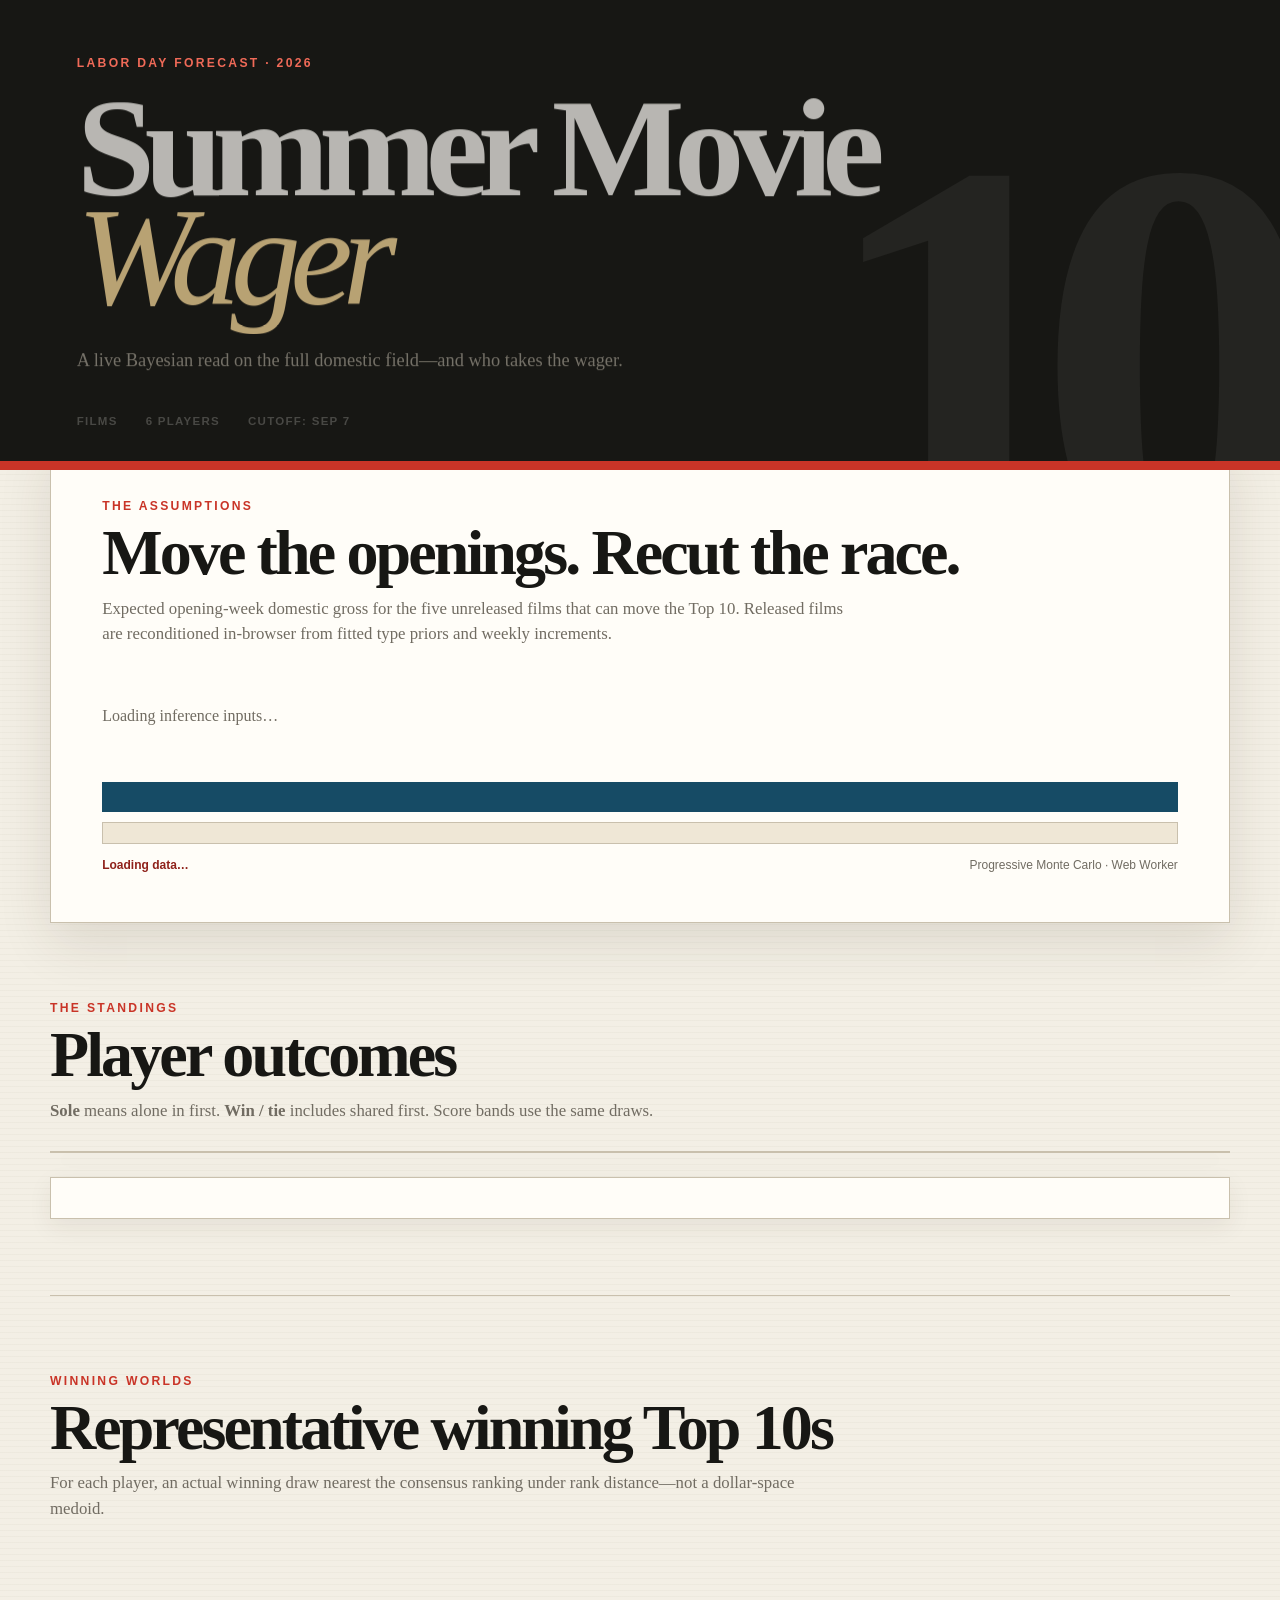
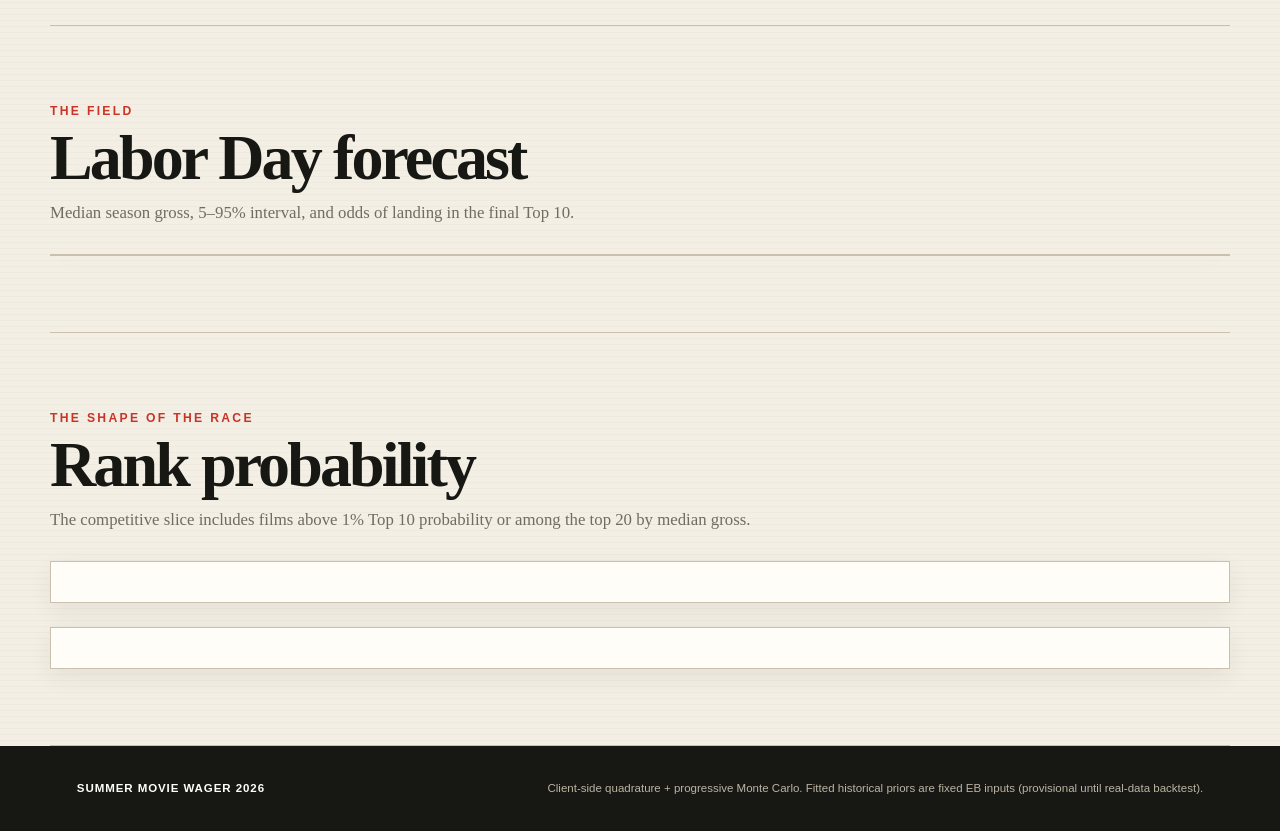
<file: site/index.html>
<!DOCTYPE html>
<html lang="en">
<head>
  <meta charset="utf-8">
  <title>Summer Movie Wager 2026</title>
  <meta http-equiv="refresh" content="0; url=smw2026_wasm.html">
  <link rel="canonical" href="smw2026_wasm.html">
</head>
<body>
  <p><a href="smw2026_wasm.html">Open the Summer Movie Wager 2026 viewer</a></p>
</body>
</html>
</file>
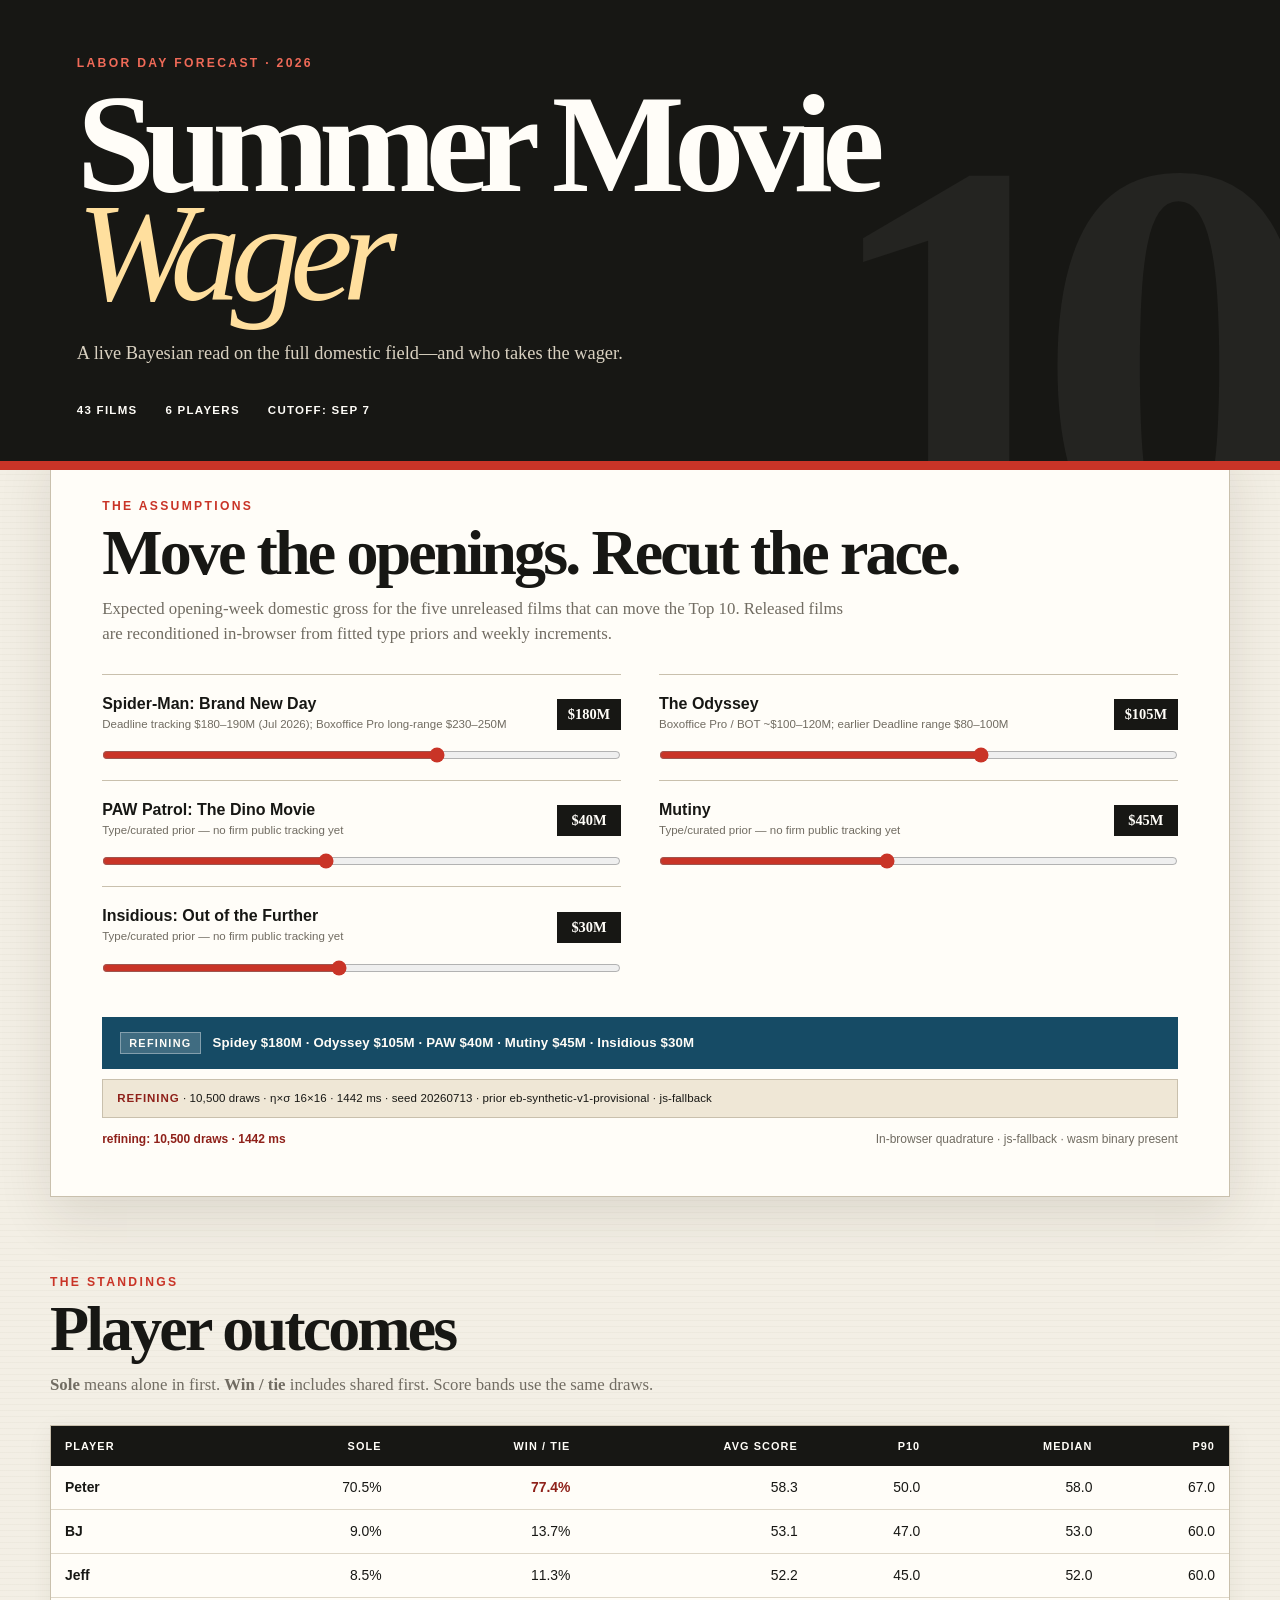
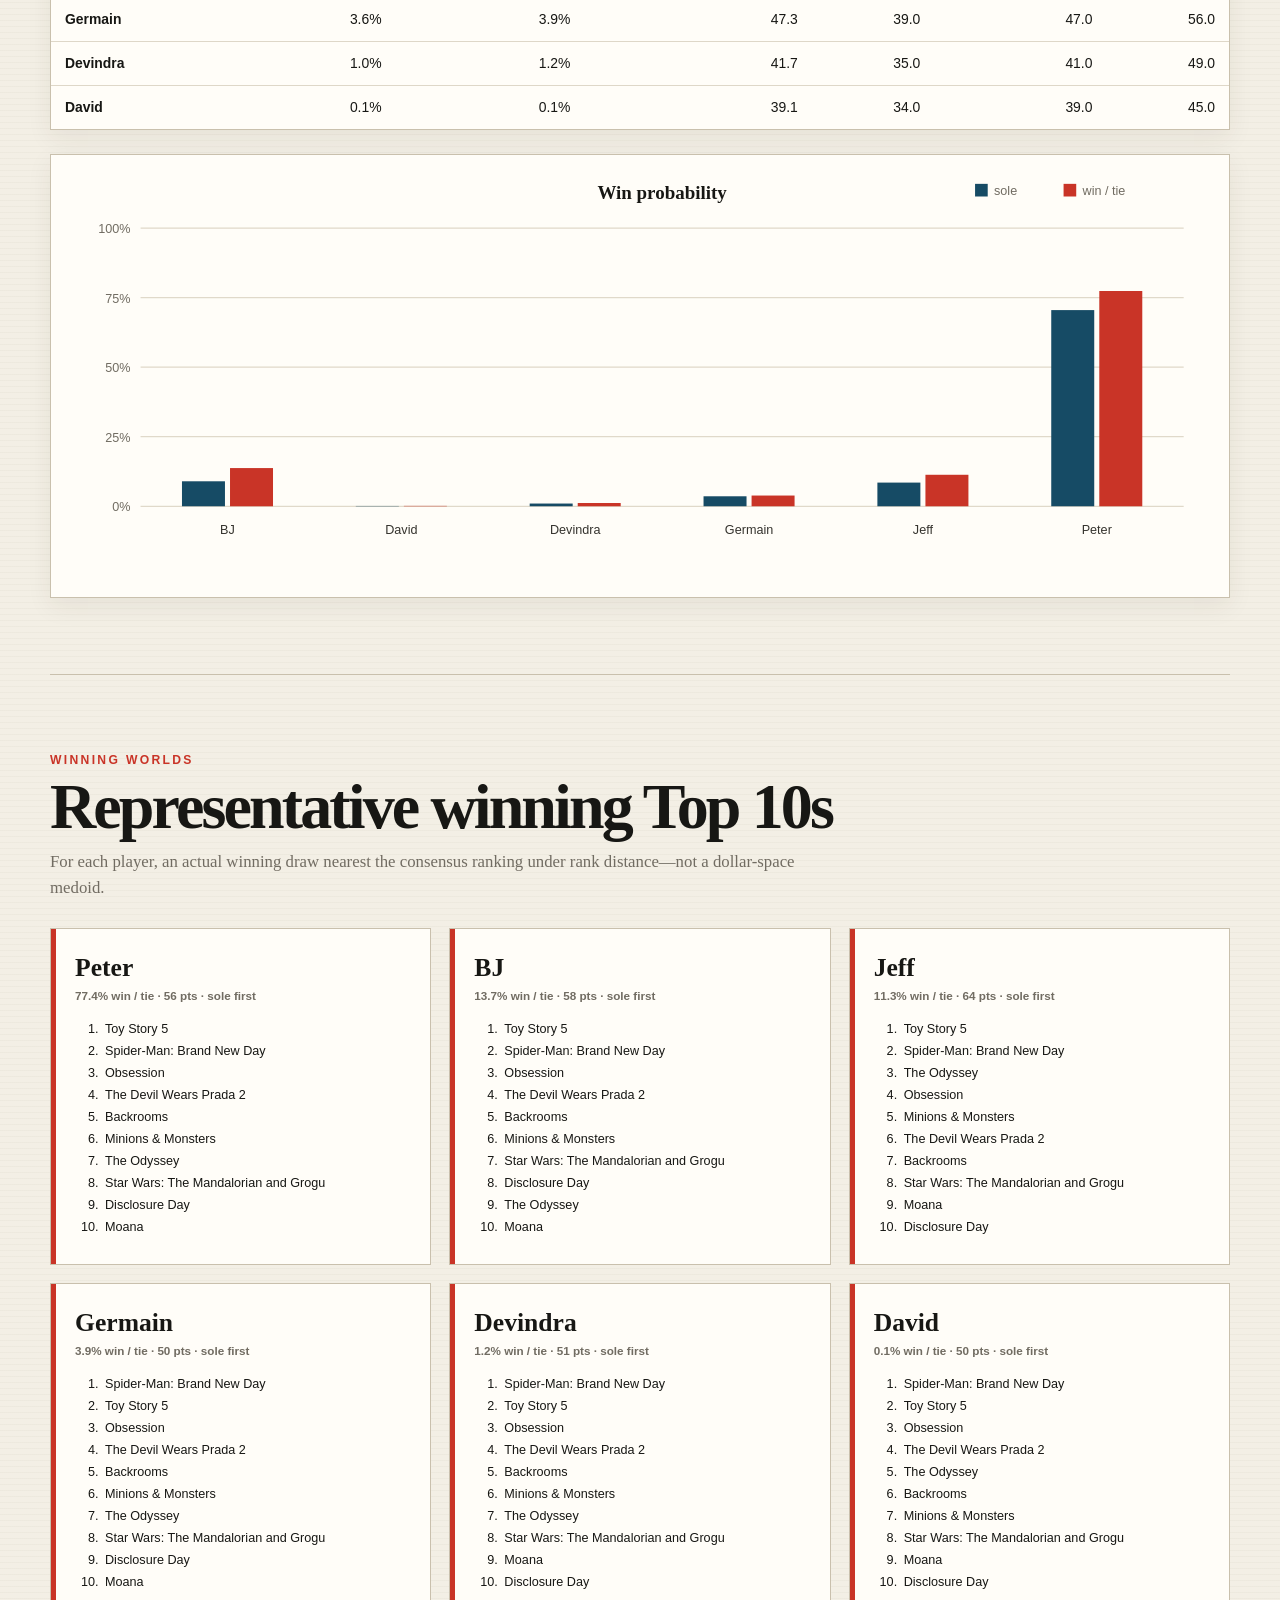
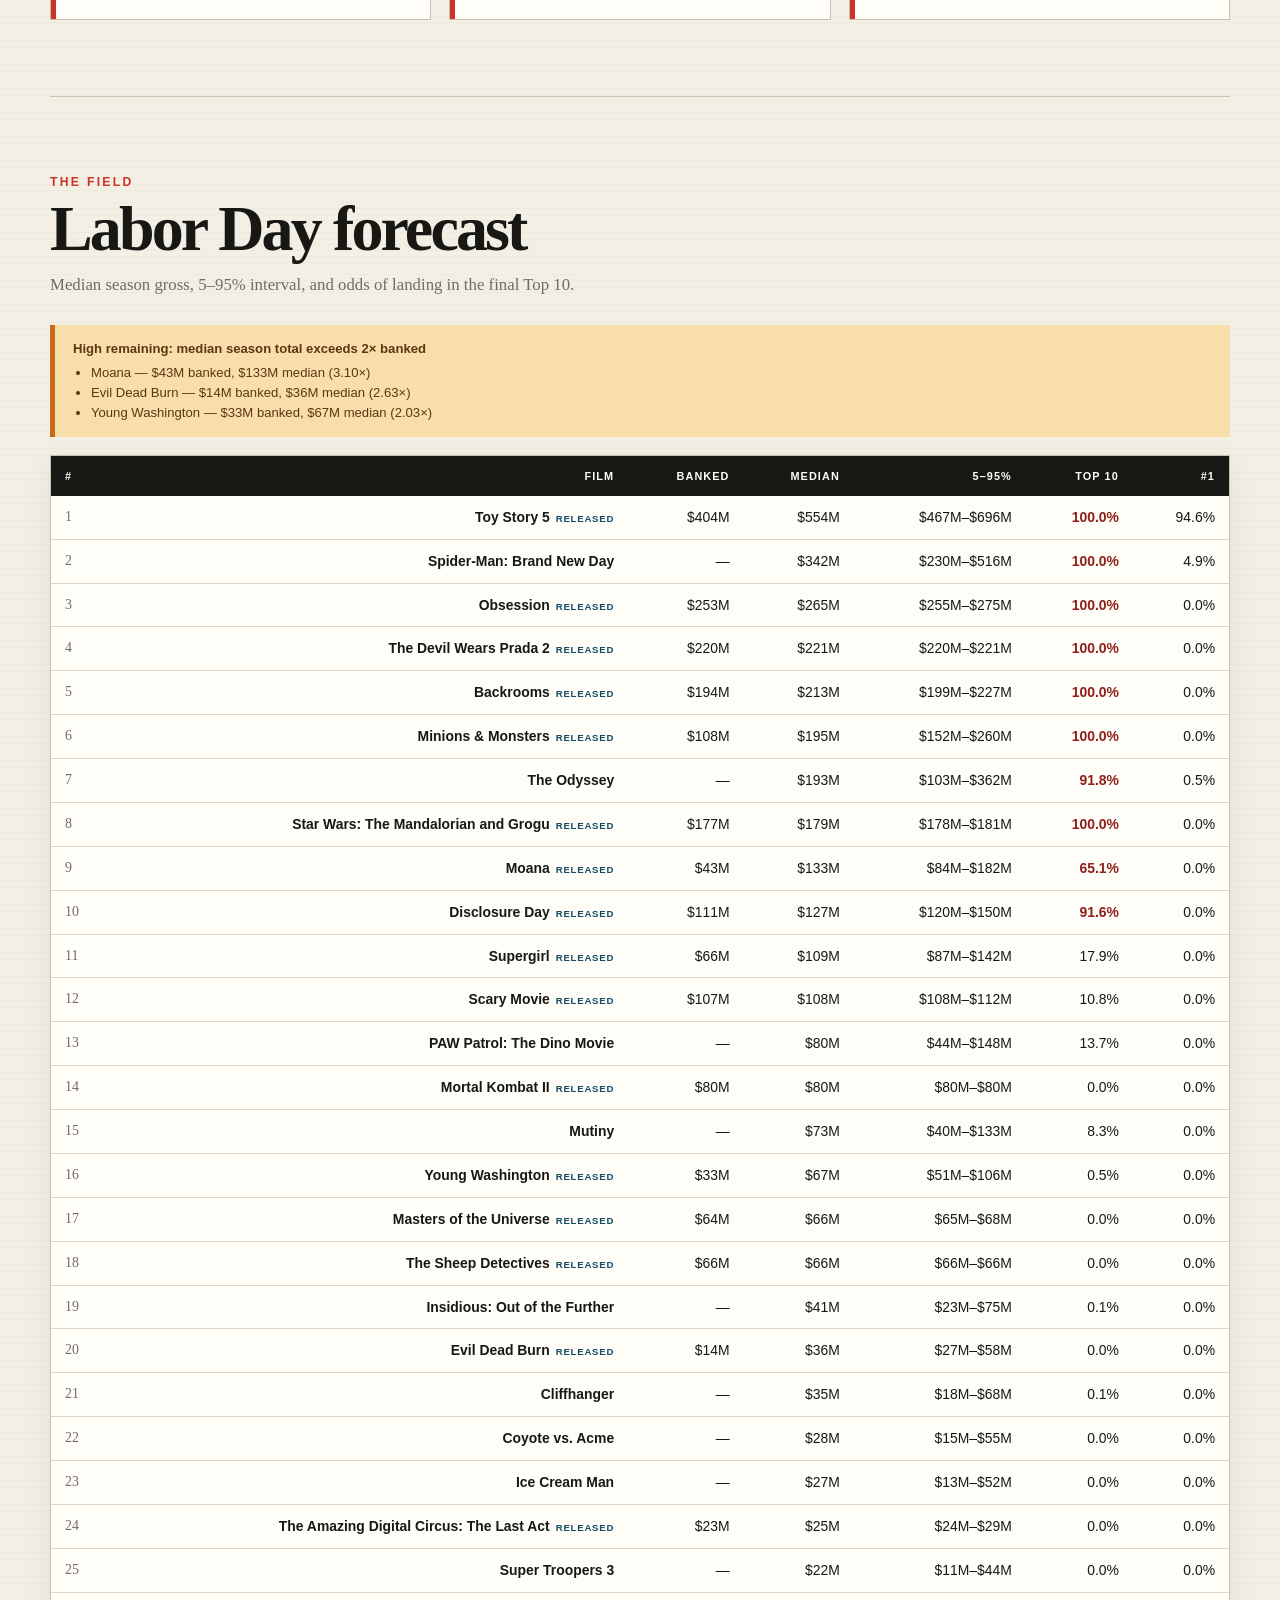
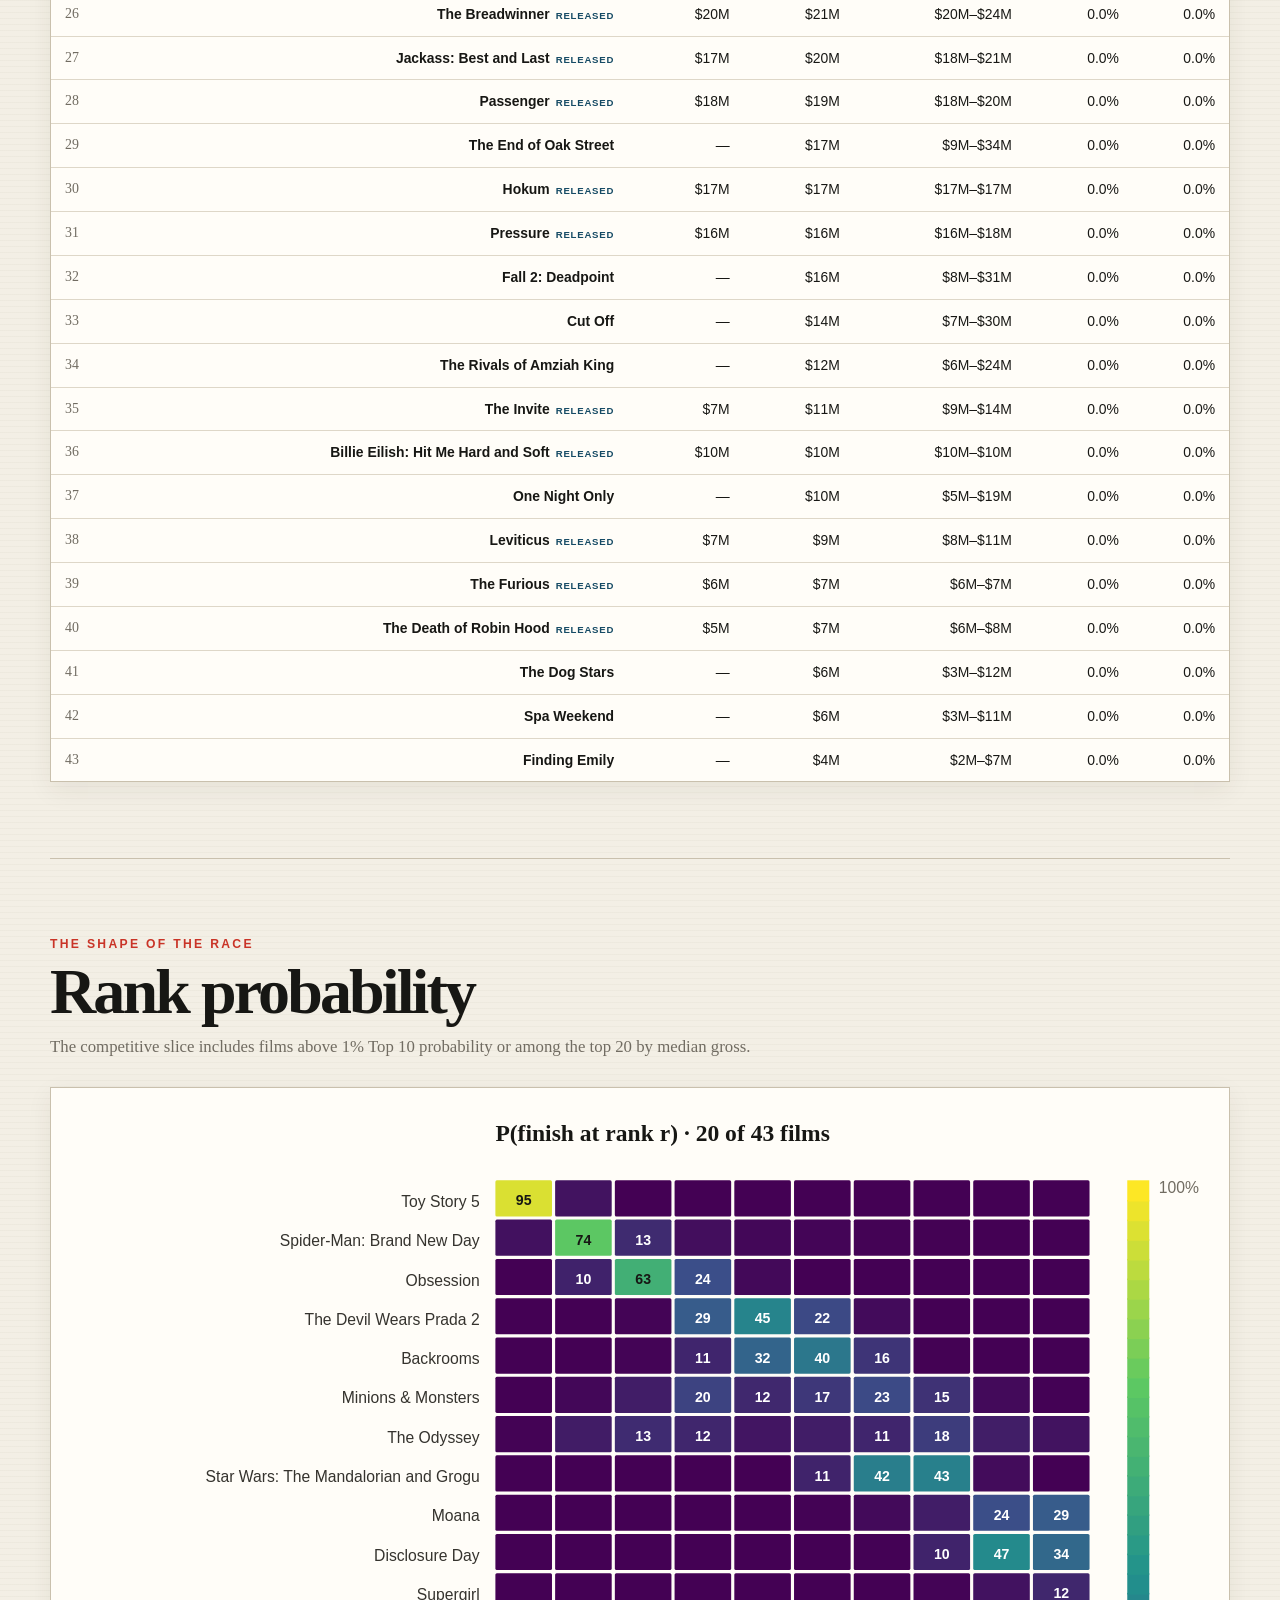
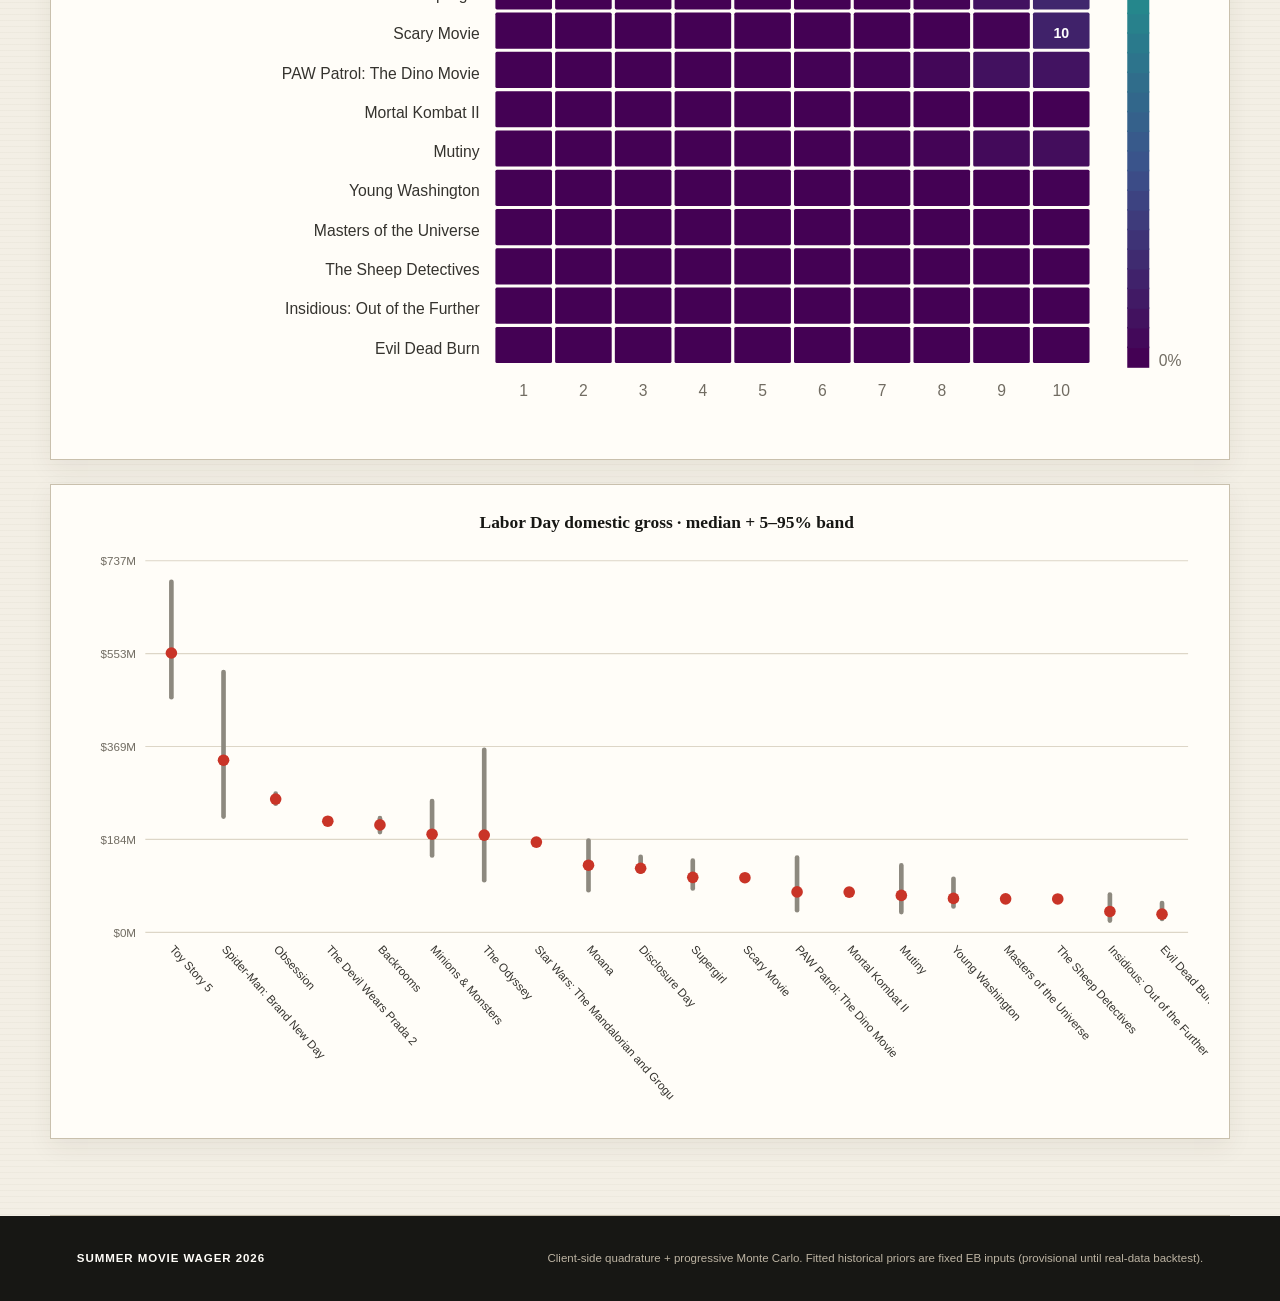
<file: site/smw2026_wasm.html>
<!doctype html>
<html lang="en">
<head>
  <meta charset="utf-8">
  <meta name="viewport" content="width=device-width, initial-scale=1">
  <meta name="description" content="Interactive Bayesian Summer Movie Wager 2026 outcomes">
  <title>Summer Movie Wager 2026</title>
  <link rel="stylesheet" href="smw2026_viewer.css">
  <script src="smw2026_charts.js" defer></script>
</head>
<body>
  <header class="masthead">
    <div class="edition">Labor Day forecast · 2026</div>
    <h1>Summer Movie<br><em>Wager</em></h1>
    <p class="dek">A live Bayesian read on the full domestic field—and who takes the wager.</p>
    <div class="mast-meta">
      <span id="mast-films">films</span><span>6 players</span><span>Cutoff: Sep 7</span>
    </div>
  </header>

  <main>
    <section class="control-panel" aria-labelledby="controls-title">
      <div class="section-kicker">The assumptions</div>
      <h2 id="controls-title">Move the openings. Recut the race.</h2>
      <p class="section-intro">Expected opening-week domestic gross for the five unreleased films that can move the Top 10. Released films are reconditioned in-browser from fitted type priors and weekly increments.</p>
      <div id="controls" class="controls">
        <div class="loading">Loading inference inputs…</div>
      </div>
      <p id="assumption-summary" class="assumption-summary" aria-live="polite"></p>
      <div id="telemetry" class="telemetry-bar" aria-live="polite"></div>
      <div class="status-row">
        <span id="status" role="status">Loading data…</span>
        <span id="method-note" class="method-note">Progressive Monte Carlo · Web Worker</span>
      </div>
    </section>

    <section aria-labelledby="outcomes-title">
      <div class="section-kicker">The standings</div>
      <h2 id="outcomes-title">Player outcomes</h2>
      <p class="section-intro"><strong>Sole</strong> means alone in first. <strong>Win / tie</strong> includes shared first. Score bands use the same draws.</p>
      <div id="player-table" class="table-shell"></div>
      <div id="win-chart" class="chart-card" aria-label="Player win probability chart"></div>
    </section>

    <section aria-labelledby="wins-title">
      <div class="section-kicker">Winning worlds</div>
      <h2 id="wins-title">Representative winning Top 10s</h2>
      <p class="section-intro">For each player, an actual winning draw nearest the consensus ranking under rank distance—not a dollar-space medoid.</p>
      <div id="win-scenarios" class="scenario-grid"></div>
    </section>

    <section aria-labelledby="field-title">
      <div class="section-kicker">The field</div>
      <h2 id="field-title">Labor Day forecast</h2>
      <p class="section-intro">Median season gross, 5–95% interval, and odds of landing in the final Top 10.</p>
      <div id="warnings"></div>
      <div id="field-table" class="table-shell field-shell"></div>
    </section>

    <section aria-labelledby="charts-title">
      <div class="section-kicker">The shape of the race</div>
      <h2 id="charts-title">Rank probability</h2>
      <p class="section-intro">The competitive slice includes films above 1% Top 10 probability or among the top 20 by median gross.</p>
      <div id="heat-chart" class="chart-card chart-scroll"></div>
      <div id="fan-chart" class="chart-card chart-scroll"></div>
    </section>
  </main>

  <footer>
    <strong>Summer Movie Wager 2026</strong>
    <span>Client-side quadrature + progressive Monte Carlo. Fitted historical priors are fixed EB inputs (provisional until real-data backtest).</span>
  </footer>
</body>
</html>
</file>
<file: site/smw2026_viewer.css>
:root {
  --ink: #171714;
  --paper: #f3efe5;
  --paper-deep: #e7dfce;
  --red: #c93427;
  --red-dark: #8f211a;
  --blue: #164b65;
  --muted: #716c62;
  --rule: #c9c0ad;
  --white: #fffdf8;
  --shadow: 0 18px 50px rgba(55, 44, 27, .12);
}

* { box-sizing: border-box; }
html { scroll-behavior: smooth; }
body {
  margin: 0;
  color: var(--ink);
  background:
    linear-gradient(rgba(91, 74, 48, .035) 1px, transparent 1px),
    var(--paper);
  background-size: 100% 6px;
  font-family: "Avenir Next", Avenir, "Gill Sans", sans-serif;
  line-height: 1.5;
}

.masthead {
  position: relative;
  overflow: hidden;
  min-height: 440px;
  padding: 54px max(6vw, 24px) 42px;
  color: var(--white);
  background: var(--ink);
  border-bottom: 9px solid var(--red);
}
.masthead::after {
  content: "10";
  position: absolute;
  right: 2vw;
  bottom: -132px;
  color: rgba(255, 255, 255, .055);
  font: 900 36rem/.8 Georgia, serif;
  letter-spacing: -.12em;
  pointer-events: none;
}
.edition, .section-kicker {
  color: var(--red);
  font-size: .76rem;
  font-weight: 800;
  letter-spacing: .19em;
  text-transform: uppercase;
}
.edition { color: #f06a58; }
h1 {
  position: relative;
  z-index: 1;
  max-width: 1000px;
  margin: 18px 0 10px;
  font: 700 clamp(4.3rem, 11vw, 9.4rem)/.77 Georgia, "Times New Roman", serif;
  letter-spacing: -.075em;
}
h1 em {
  color: #ffdf9e;
  font-weight: 400;
}
.dek {
  position: relative;
  z-index: 1;
  max-width: 630px;
  margin: 32px 0 34px;
  color: #d9d1c1;
  font: 1.15rem/1.55 Georgia, serif;
}
.mast-meta {
  position: relative;
  z-index: 1;
  display: flex;
  flex-wrap: wrap;
  gap: 10px 28px;
  font-size: .72rem;
  font-weight: 700;
  letter-spacing: .11em;
  text-transform: uppercase;
}

main { width: min(1180px, calc(100% - 36px)); margin: 0 auto; }
section {
  padding: 76px 0;
  border-bottom: 1px solid var(--rule);
}
h2 {
  margin: 7px 0 12px;
  font: 700 clamp(2.3rem, 5vw, 4.4rem)/.96 Georgia, serif;
  letter-spacing: -.045em;
}
.section-intro {
  max-width: 760px;
  margin: 0 0 28px;
  color: var(--muted);
  font-family: Georgia, serif;
  font-size: 1.05rem;
}

.control-panel {
  margin-top: -28px;
  padding: 48px clamp(20px, 4vw, 52px);
  background: var(--white);
  border: 1px solid var(--rule);
  border-top: 7px solid var(--red);
  box-shadow: var(--shadow);
}
.controls {
  display: grid;
  grid-template-columns: repeat(2, minmax(0, 1fr));
  gap: 0 38px;
}
.control {
  display: grid;
  grid-template-columns: minmax(0, 1fr) 70px;
  gap: 4px 14px;
  align-items: center;
  padding: 17px 0 14px;
  border-top: 1px solid var(--rule);
}
.control label { font-weight: 750; }
.control small {
  display: block;
  color: var(--muted);
  font-size: .72rem;
  font-weight: 500;
}
.readout {
  grid-column: 2;
  grid-row: 1 / span 2;
  justify-self: end;
  min-width: 64px;
  padding: 7px 8px;
  color: var(--white);
  background: var(--ink);
  text-align: center;
  font: 700 .9rem Georgia, serif;
  font-variant-numeric: tabular-nums;
}
input[type="range"] {
  grid-column: 1 / -1;
  width: 100%;
  height: 22px;
  margin: 3px 0 0;
  accent-color: var(--red);
  cursor: ew-resize;
}
.assumption-summary {
  margin: 24px 0 0;
  padding: 15px 18px;
  color: var(--white);
  background: var(--blue);
  font-size: .83rem;
  font-weight: 650;
  letter-spacing: .01em;
}
.telemetry-bar {
  margin-top: 10px;
  padding: 10px 14px;
  color: var(--ink);
  background: #efe7d6;
  border: 1px solid var(--rule);
  font-size: .72rem;
  font-variant-numeric: tabular-nums;
  letter-spacing: .01em;
}
.telemetry-bar strong {
  text-transform: uppercase;
  letter-spacing: .08em;
  color: var(--red-dark);
}
.status-pill {
  display: inline-block;
  margin-right: 12px;
  padding: 2px 8px;
  border: 1px solid rgba(255, 255, 255, .35);
  font-size: .68rem;
  font-weight: 800;
  letter-spacing: .12em;
  text-transform: uppercase;
}
.status-pill[data-status="preview"] { background: rgba(255, 223, 158, .25); }
.status-pill[data-status="refining"] { background: rgba(255, 255, 255, .18); }
.status-pill[data-status="final"] { background: rgba(255, 255, 255, .28); }
.status-row {
  display: flex;
  justify-content: space-between;
  gap: 14px;
  margin-top: 12px;
  color: var(--muted);
  font-size: .75rem;
}
#status { color: var(--red-dark); font-weight: 750; }

.table-shell {
  overflow-x: auto;
  background: var(--white);
  border: 1px solid var(--rule);
  box-shadow: 0 8px 24px rgba(55, 44, 27, .07);
}
table { width: 100%; border-collapse: collapse; font-size: .87rem; }
th {
  padding: 12px 14px;
  color: var(--white);
  background: var(--ink);
  font-size: .68rem;
  letter-spacing: .1em;
  text-align: right;
  text-transform: uppercase;
}
th:first-child, td:first-child { text-align: left; }
td {
  padding: 11px 14px;
  border-bottom: 1px solid #ded7c8;
  text-align: right;
  font-variant-numeric: tabular-nums;
}
tbody tr:last-child td { border-bottom: 0; }
tbody tr:hover { background: #fff8e9; }
.player-name, .film-name { font-weight: 750; }
.rank-num { color: var(--muted); font-family: Georgia, serif; }
.prob-strong { color: var(--red-dark); font-weight: 800; }

.chart-card {
  overflow-x: auto;
  margin-top: 24px;
  padding: 20px;
  background: var(--white);
  border: 1px solid var(--rule);
  box-shadow: 0 8px 24px rgba(55, 44, 27, .07);
}
.chart-card svg { display: block; width: 100%; min-width: 720px; height: auto; }

.scenario-grid {
  display: grid;
  grid-template-columns: repeat(3, minmax(0, 1fr));
  gap: 18px;
}
.scenario-card {
  position: relative;
  padding: 24px;
  background: var(--white);
  border: 1px solid var(--rule);
}
.scenario-card::before {
  content: "";
  position: absolute;
  inset: 0 auto 0 0;
  width: 5px;
  background: var(--red);
}
.scenario-card h3 {
  margin: 0;
  font: 700 1.6rem Georgia, serif;
}
.scenario-meta {
  margin: 4px 0 16px;
  color: var(--muted);
  font-size: .73rem;
  font-weight: 700;
}
.scenario-card ol {
  margin: 0;
  padding-left: 27px;
  font-size: .79rem;
}
.scenario-card li { margin: 3px 0; padding-left: 3px; }

.warning {
  margin: 0 0 18px;
  padding: 14px 18px;
  color: #5d3513;
  background: #f8dfaa;
  border-left: 5px solid #c66b17;
  font-size: .82rem;
}
.warning strong { display: block; margin-bottom: 4px; }
.warning ul { margin: 5px 0 0; padding-left: 18px; }
.released-mark {
  display: inline-block;
  margin-left: 6px;
  color: var(--blue);
  font-size: .6rem;
  font-weight: 800;
  letter-spacing: .08em;
  text-transform: uppercase;
}

footer {
  display: flex;
  justify-content: space-between;
  gap: 20px;
  padding: 34px max(6vw, 24px);
  color: #bdb4a3;
  background: var(--ink);
  font-size: .72rem;
}
footer strong { color: var(--white); text-transform: uppercase; letter-spacing: .08em; }
.loading { padding: 30px 0; color: var(--muted); font-family: Georgia, serif; }
.error { color: var(--red-dark); font-weight: 700; }

@media (max-width: 820px) {
  .controls, .scenario-grid { grid-template-columns: 1fr; }
  .scenario-grid { grid-template-columns: repeat(2, minmax(0, 1fr)); }
  .masthead { min-height: 380px; }
}
@media (max-width: 560px) {
  main { width: min(100% - 20px, 1180px); }
  section { padding: 54px 0; }
  .control-panel { padding: 36px 16px; }
  .scenario-grid { grid-template-columns: 1fr; }
  .status-row, footer { flex-direction: column; }
  .method-note { display: none; }
  h1 { font-size: 4rem; }
}

@media (prefers-reduced-motion: no-preference) {
  .masthead h1, .masthead .dek, .masthead .mast-meta {
    animation: reveal .65s both;
  }
  .masthead .dek { animation-delay: .08s; }
  .masthead .mast-meta { animation-delay: .16s; }
  @keyframes reveal {
    from { opacity: 0; transform: translateY(14px); }
    to { opacity: 1; transform: none; }
  }
}
</file>
